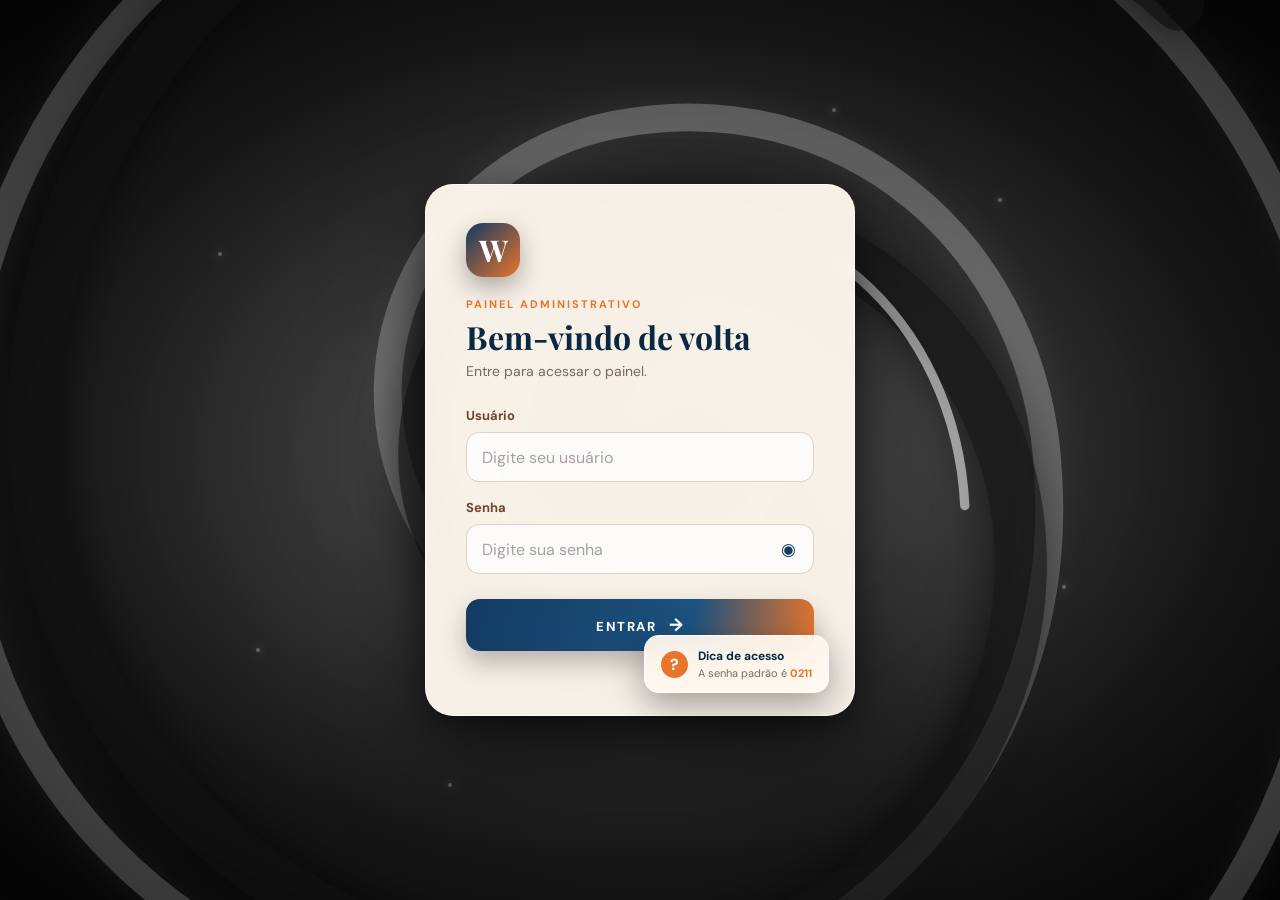
<file: login.html>
<!DOCTYPE html>
<html lang="pt-BR">

<head>
  <meta charset="UTF-8">
  <meta name="viewport" content="width=device-width, initial-scale=1.0">

  <title>Login | Wig Admin</title>

  <link rel="stylesheet" href="styleLogin.css">
</head>

<body>

  <!-- =====================================================
       FUNDO / VÓRTICE
  ====================================================== -->

  <div class="background">

    <!-- Espiral principal -->
    <svg
      class="spiral"
      viewBox="0 0 1000 1000"
      aria-hidden="true"
    >

      <!-- Espiral principal -->
      <path
        class="spiral-main"
        d="
          M500 500
          C500 475 525 465 548 480
          C585 505 580 555 545 580
          C490 620 410 595 380 535
          C335 445 390 345 485 325
          C610 300 715 390 720 515
          C730 680 595 805 440 805
          C245 805 115 655 135 470
          C155 260 345 120 555 155
          C790 195 920 400 865 625
          C810 850 590 955 370 895
          C145 835 25 620 80 400
        "
      />

      <!-- Segunda linha artística -->
      <path
        class="spiral-secondary"
        d="
          M500 500
          C520 475 555 485 565 515
          C580 560 545 600 500 605
          C425 610 375 555 385 485
          C400 395 490 350 575 380
          C690 420 735 545 685 650
          C620 790 445 820 315 740
          C150 640 130 420 250 275
          C390 110 635 120 790 260
        "
      />

      <!-- Traço interno -->
      <path
        class="spiral-inner"
        d="
          M500 500
          C490 480 505 460 530 465
          C565 475 575 515 555 545
          C520 590 450 575 420 530
          C380 465 420 390 490 375
          C590 355 670 430 675 530
        "
      />

    </svg>


    <!-- Partículas discretas -->
    <div class="dust dust-1"></div>
    <div class="dust dust-2"></div>
    <div class="dust dust-3"></div>
    <div class="dust dust-4"></div>
    <div class="dust dust-5"></div>
    <div class="dust dust-6"></div>

  </div>


  <!-- =====================================================
       LOGIN
  ====================================================== -->

  <main class="login-card">

    <div class="logo">
      W
    </div>

    <p class="eyebrow">
      PAINEL ADMINISTRATIVO
    </p>

    <h1>
      Bem-vindo de volta
    </h1>

    <p class="subtitle">
      Entre para acessar o painel.
    </p>


    <!-- FORMULÁRIO -->

    <form id="loginForm">

      <label for="username">
        Usuário
      </label>

      <input
        id="username"
        name="username"
        type="text"
        placeholder="Digite seu usuário"
        autocomplete="username"
        required
      >


      <label for="password">
        Senha
      </label>

      <div class="password-box">

        <input
          id="password"
          name="password"
          type="password"
          placeholder="Digite sua senha"
          autocomplete="current-password"
          required
        >

        <button
          type="button"
          id="togglePassword"
          aria-label="Mostrar senha"
        >
          ◉
        </button>

      </div>


      <button
        class="login-button"
        type="submit"
      >
        ENTRAR

        <span>
          →
        </span>

      </button>


      <p
        id="message"
        class="message"
        aria-live="polite"
      ></p>

    </form>


    <!-- =====================================================
         DICA
    ====================================================== -->

    <div class="tip">

      <span class="tip-icon">
        ?
      </span>

      <div>

        <strong>
          Dica de acesso
        </strong>

        <small>
          A senha padrão é
          <b>0211</b>
        </small>

      </div>

    </div>

  </main>


  <script src="script.js"></script>

</body>
</html>
</file>
<file: styleLogin.css>
@import url('https://fonts.googleapis.com/css2?family=DM+Sans:wght@400;500;600;700&family=Playfair+Display:wght@600;700&display=swap');


/* =====================================================
   RESET
===================================================== */

* {
  box-sizing: border-box;
  margin: 0;
  padding: 0;
}


/* =====================================================
   VARIÁVEIS
===================================================== */

:root {

  --blue: #123b63;
  --blue-dark: #092844;

  --orange: #e8752b;

  --brown: #70432e;

  --cream: #fff8ef;

  --text: #292929;

}


/* =====================================================
   BODY
===================================================== */

body {

  min-height: 100vh;

  display: flex;

  align-items: center;
  justify-content: center;

  overflow: hidden;

  position: relative;

  font-family:
    'DM Sans',
    sans-serif;

  color: var(--text);

  /*
     Fundo predominantemente preto/cinza,
     com pequenas áreas azuladas e marrons.
  */

  background:

    radial-gradient(
      ellipse at center,
      #686868 0%,
      #3d3d3d 35%,
      #202020 65%,
      #080808 100%
    );

}


/* =====================================================
   FUNDO
===================================================== */

.background {

  position: fixed;

  inset: 0;

  overflow: hidden;

  pointer-events: none;

}


/* =====================================================
   ESPIRAL GIGANTE
===================================================== */

.spiral {

  position: absolute;

  width: 145vmax;
  height: 145vmax;

  min-width: 1000px;
  min-height: 1000px;

  left: 50%;
  top: 50%;

  transform:
    translate(-50%, -50%);

  overflow: visible;

  animation:
    vortexRotation 70s
    linear
    infinite;

}


/* =====================================================
   ESPIRAL PRINCIPAL
===================================================== */

.spiral-main {

  fill: none;

  stroke: #d5d5d5;

  stroke-width: 15;

  stroke-linecap: round;

  opacity: .42;

  filter:
    drop-shadow(
      0 0 8px
      rgba(255,255,255,.18)
    );

}


/* =====================================================
   ESPIRAL SECUNDÁRIA
===================================================== */

.spiral-secondary {

  fill: none;

  stroke: #171717;

  stroke-width: 28;

  stroke-linecap: round;

  opacity: .72;

  filter:
    drop-shadow(
      0 0 12px
      rgba(0,0,0,.7)
    );

}


/* =====================================================
   LINHA INTERNA
===================================================== */

.spiral-inner {

  fill: none;

  stroke: #f0f0f0;

  stroke-width: 5;

  stroke-linecap: round;

  opacity: .65;

}


/* =====================================================
   GIRO DO VÓRTICE
===================================================== */

@keyframes vortexRotation {

  0% {

    transform:
      translate(-50%, -50%)
      rotate(0deg)
      scale(1);

  }

  50% {

    transform:
      translate(-50%, -50%)
      rotate(180deg)
      scale(1.035);

  }

  100% {

    transform:
      translate(-50%, -50%)
      rotate(360deg)
      scale(1);

  }

}


/* =====================================================
   EFEITO DE PROFUNDIDADE NO CENTRO
===================================================== */

.background::before {

  content: "";

  position: absolute;

  width: 42vmin;
  height: 42vmin;

  left: 50%;
  top: 50%;

  transform:
    translate(-50%, -50%);

  border-radius: 50%;

  background:

    radial-gradient(
      circle,
      rgba(0,0,0,.8) 0%,
      rgba(20,20,20,.55) 25%,
      rgba(80,80,80,.12) 60%,
      transparent 75%
    );

  filter:
    blur(15px);

}


/* =====================================================
   SEGUNDO VÉU ESCURO
===================================================== */

.background::after {

  content: "";

  position: absolute;

  inset: 0;

  background:

    radial-gradient(
      ellipse at center,
      transparent 20%,
      rgba(0,0,0,.12) 45%,
      rgba(0,0,0,.5) 100%
    );

}


/* =====================================================
   PARTÍCULAS / POEIRA
===================================================== */

.dust {

  position: absolute;

  width: 4px;
  height: 4px;

  border-radius: 50%;

  background: #eeeeee;

  opacity: .4;

  box-shadow:
    0 0 8px #ffffff;

  animation:
    dustFloat 8s
    ease-in-out
    infinite;

}


.dust-1 {

  left: 17%;
  top: 28%;

}


.dust-2 {

  left: 78%;
  top: 22%;

  animation-delay: -2s;

}


.dust-3 {

  left: 83%;
  top: 65%;

  animation-delay: -4s;

}


.dust-4 {

  left: 20%;
  top: 72%;

  animation-delay: -6s;

}


.dust-5 {

  left: 65%;
  top: 12%;

  animation-delay: -3s;

}


.dust-6 {

  left: 35%;
  top: 87%;

  animation-delay: -5s;

}


@keyframes dustFloat {

  0%,
  100% {

    transform:
      translate(0, 0);

    opacity: .15;

  }

  50% {

    transform:
      translate(15px, -20px);

    opacity: .55;

  }

}


/* =====================================================
   CARTÃO DE LOGIN
===================================================== */

.login-card {

  position: relative;

  z-index: 10;

  width:
    min(
      430px,
      calc(100% - 36px)
    );

  padding:
    38px 40px 32px;

  border-radius: 28px;

  /*
     Mantemos o cartão claro para
     contrastar com o vórtice.
  */

  background:
    rgba(255,248,239,.96);

  border:
    1px solid
    rgba(255,255,255,.8);

  box-shadow:

    0 40px 100px
    rgba(0,0,0,.65),

    0 10px 30px
    rgba(0,0,0,.4);

  backdrop-filter:
    blur(18px);

}


/* =====================================================
   LOGO
===================================================== */

.logo {

  width: 54px;
  height: 54px;

  margin-bottom: 20px;

  display: grid;

  place-items: center;

  border-radius: 17px;

  background:

    linear-gradient(
      135deg,
      var(--blue),
      var(--orange)
    );

  color: white;

  font-family:
    'Playfair Display',
    serif;

  font-size: 30px;

  font-weight: 700;

  box-shadow:

    0 10px 25px
    rgba(0,0,0,.3);

}


/* =====================================================
   TEXTOS
===================================================== */

.eyebrow {

  color:
    var(--orange);

  font-size: 11px;

  font-weight: 700;

  letter-spacing: 2px;

  margin-bottom: 8px;

}


h1 {

  color:
    var(--blue-dark);

  font-family:
    'Playfair Display',
    serif;

  font-size: 32px;

  line-height: 1.1;

  margin-bottom: 8px;

}


.subtitle {

  color:
    #766b63;

  font-size: 14px;

  margin-bottom: 27px;

}


/* =====================================================
   LABELS
===================================================== */

label {

  display: block;

  margin:
    17px 0 8px;

  color:
    var(--brown);

  font-size: 13px;

  font-weight: 700;

}


/* =====================================================
   INPUTS
===================================================== */

input {

  width: 100%;

  height: 50px;

  padding:
    0 15px;

  border:
    1.5px solid
    #ded1c5;

  border-radius: 13px;

  outline: none;

  background:
    rgba(255,255,255,.8);

  color:
    var(--text);

  font:
    inherit;

  transition:
    .25s ease;

}


input:focus {

  border-color:
    var(--orange);

  box-shadow:

    0 0 0 4px
    rgba(232,117,43,.12);

}


input::placeholder {

  color:
    #aaa09a;

}


/* =====================================================
   SENHA
===================================================== */

.password-box {

  position: relative;

}


.password-box input {

  padding-right: 50px;

}


#togglePassword {

  position: absolute;

  right: 8px;
  top: 7px;

  width: 36px;
  height: 36px;

  border: 0;

  border-radius: 10px;

  background:
    transparent;

  color:
    var(--blue);

  cursor: pointer;

  font-size: 17px;

}


#togglePassword:hover {

  background:
    rgba(18,59,99,.08);

}


/* =====================================================
   BOTÃO LOGIN
===================================================== */

.login-button {

  width: 100%;

  height: 52px;

  margin-top: 25px;

  border: 0;

  border-radius: 14px;

  background:

    linear-gradient(
      100deg,
      var(--blue),
      #1d527f 65%,
      var(--orange)
    );

  color: white;

  font: inherit;

  font-size: 13px;

  font-weight: 800;

  letter-spacing: 1.5px;

  cursor: pointer;

  box-shadow:

    0 12px 25px
    rgba(0,0,0,.25);

  transition:
    transform .2s,
    box-shadow .2s;

}


.login-button span {

  margin-left: 8px;

  font-size: 18px;

}


.login-button:hover {

  transform:
    translateY(-2px);

  box-shadow:

    0 17px 35px
    rgba(0,0,0,.35);

}


.login-button:active {

  transform:
    translateY(0);

}


/* =====================================================
   MENSAGEM
===================================================== */

.message {

  min-height: 20px;

  margin-top: 12px;

  text-align: center;

  font-size: 13px;

  font-weight: 600;

}


.message.error {

  color:
    #b44727;

}


.message.success {

  color:
    #28664a;

}


/* =====================================================
   DICA
===================================================== */

.tip {

  position: fixed;

  right: 25px;
  bottom: 22px;

  z-index: 20;

  display: flex;

  align-items: center;

  gap: 10px;

  padding:
    12px 16px;

  border-radius: 15px;

  background:
    rgba(255,248,239,.94);

  border:
    1px solid
    rgba(255,255,255,.7);

  box-shadow:

    0 12px 35px
    rgba(0,0,0,.35);

  backdrop-filter:
    blur(12px);

}


.tip-icon {

  width: 27px;
  height: 27px;

  display: grid;

  place-items: center;

  border-radius: 50%;

  background:
    var(--orange);

  color: white;

  font-weight: 800;

}


.tip strong,
.tip small {

  display: block;

}


.tip strong {

  color:
    var(--blue-dark);

  font-size: 12px;

}


.tip small {

  margin-top: 2px;

  color:
    #796e66;

  font-size: 11px;

}


.tip b {

  color:
    var(--orange);

}


/* =====================================================
   RESPONSIVIDADE
===================================================== */

@media (max-width: 700px) {

  body {

    overflow-y: auto;

    padding:
      30px 0;

  }


  .spiral {

    width: 160vmax;
    height: 160vmax;

  }


  .login-card {

    padding:
      30px 25px;

  }


  .tip {

    right: 15px;

    bottom: 15px;

  }

}
</file>
